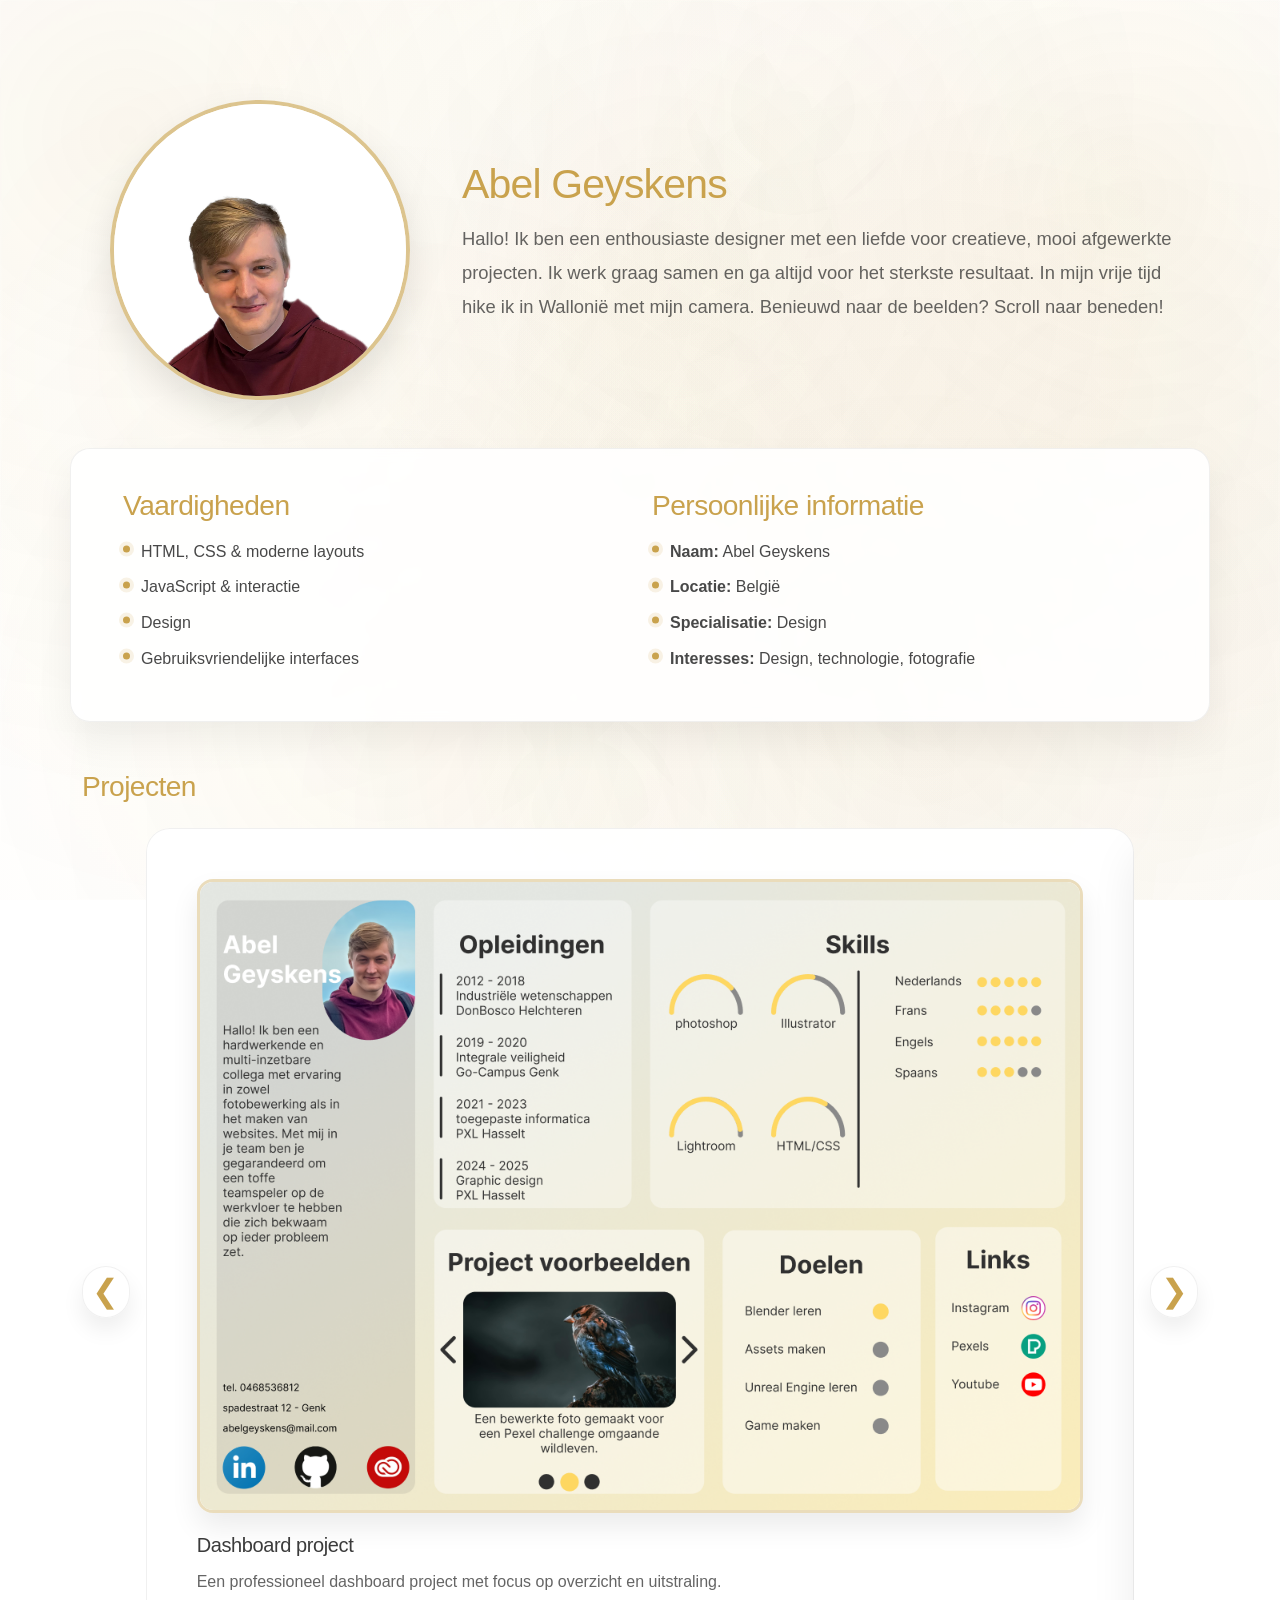
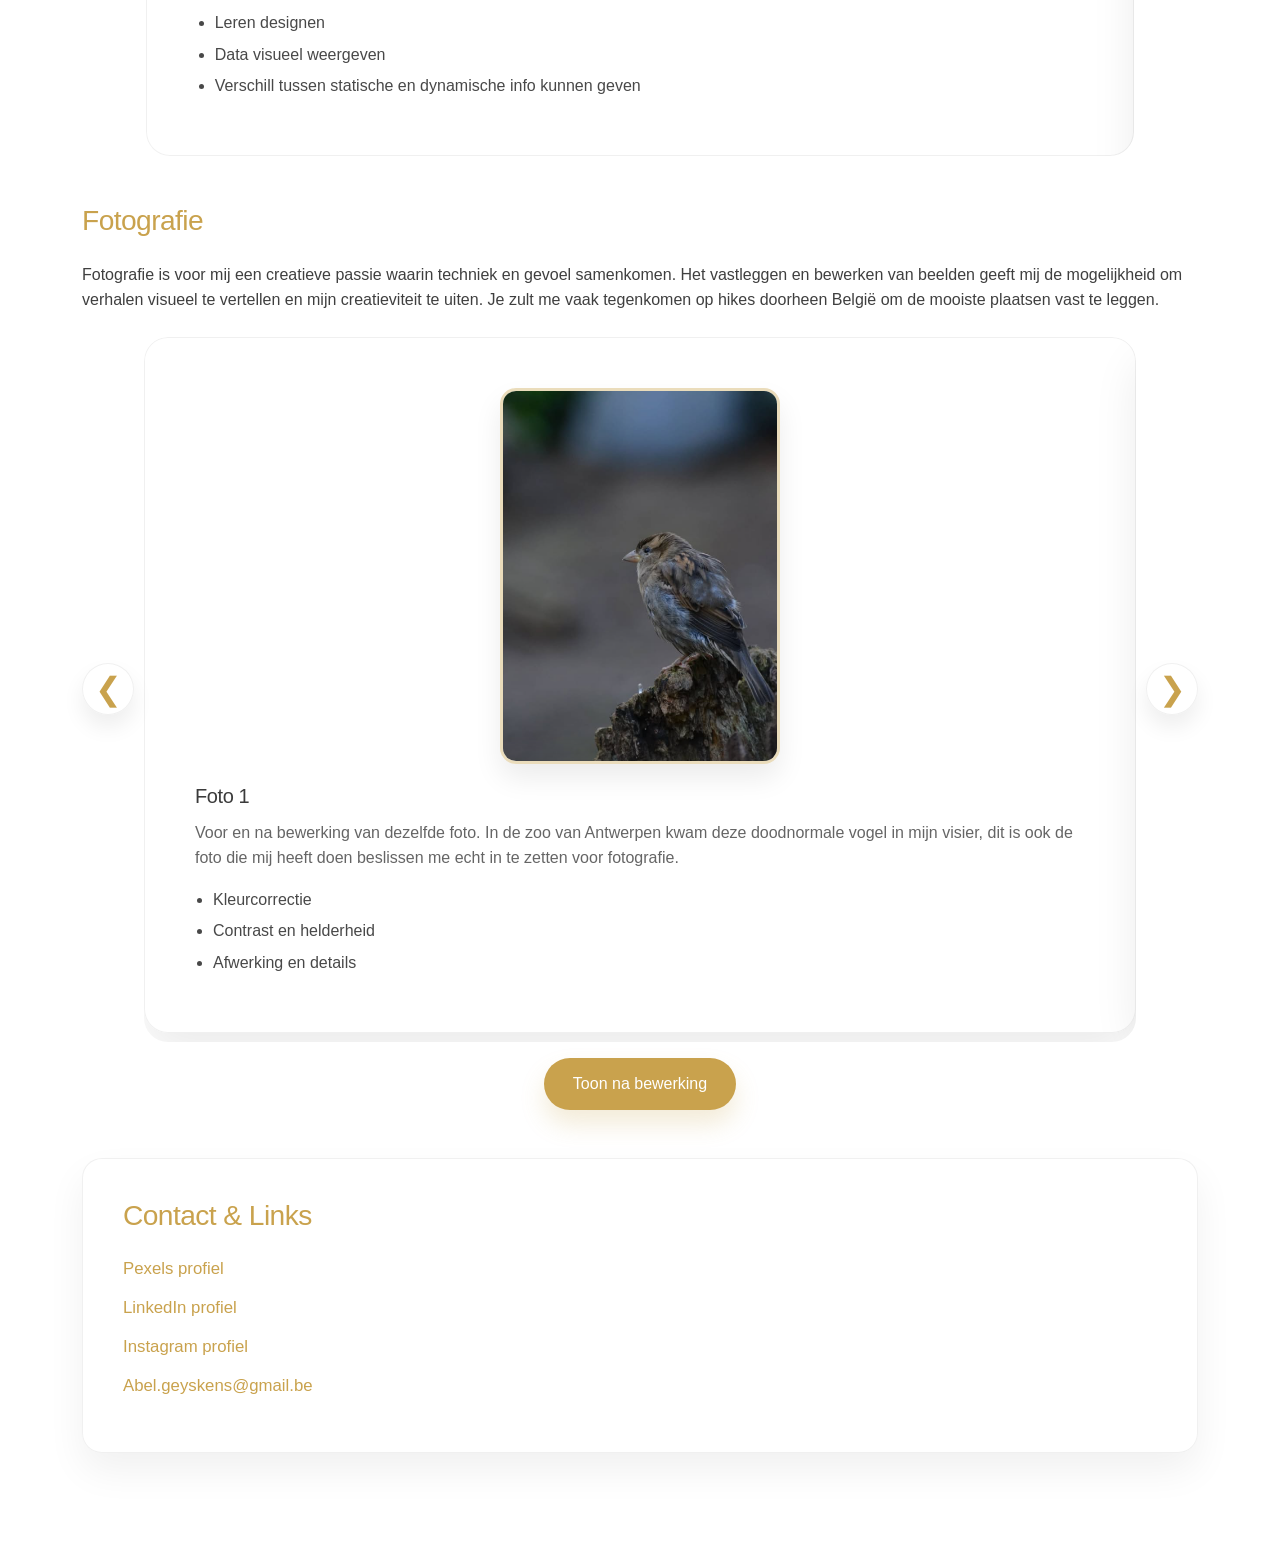
<file: index.html>
<!DOCTYPE html>
<html lang="nl">
<head>
    <meta charset="UTF-8">
    <meta name="viewport" content="width=device-width, initial-scale=1.0">
    <title>Portfolio</title>
    <link href="https://cdn.jsdelivr.net/npm/bootstrap@5.3.2/dist/css/bootstrap.min.css" rel="stylesheet">
    <link rel="stylesheet" href="Assets/styling.css">
</head>
<body>

<div class="background-bubbles"></div>

<main class="container intro-section">

    <section class="row align-items-center mb-5">
        <div class="col-md-4 text-center">
            <img src="Assets/photos/Head.png" alt="Profielfoto" class="profile-image">
        </div>
        <div class="col-md-8">
            <h1>Abel Geyskens</h1>
            <p class="intro-text">
                Hallo! Ik ben een enthousiaste designer met een liefde voor creatieve, mooi afgewerkte projecten. Ik werk graag samen en ga altijd voor het sterkste resultaat.
                In mijn vrije tijd hike ik in Wallonië met mijn camera. Benieuwd naar de beelden? Scroll naar beneden!
            </p>
        </div>
    </section>

    <section class="row mb-5 content-card">
        <div class="col-md-6">
            <h2>Vaardigheden</h2>
            <ul class="skills-list">
                <li>HTML, CSS & moderne layouts</li>
                <li>JavaScript & interactie</li>
                <li>Design</li>
                <li>Gebruiksvriendelijke interfaces</li>
            </ul>
        </div>
        <div class="col-md-6">
            <h2>Persoonlijke informatie</h2>
            <ul class="info-list">
                <li><strong>Naam:</strong> Abel Geyskens</li>
                <li><strong>Locatie:</strong> België</li>
                <li><strong>Specialisatie:</strong> Design</li>
                <li><strong>Interesses:</strong> Design, technologie, fotografie</li>
            </ul>
        </div>
    </section>

    <section class="mb-5">
        <h2 class="mb-4">Projecten</h2>

        <div class="project-carousel-wrapper">
            <button class="carousel-btn" onclick="scrollProjects(-1)">&#10094;</button>

            <div class="project-carousel" id="projectCarousel">
                <div class="project-slide">
                    <img src="Assets/photos/dashboardproject.png" alt="Project 1">
                    <h3>Dashboard project</h3>
                    <p>Een professioneel dashboard project met focus op overzicht en uitstraling.</p>
                    <ul>
                        <li>Leren designen</li>
                        <li>Data visueel weergeven</li>
                        <li>Verschill tussen statische en dynamische info kunnen geven</li>
                    </ul>
                </div>

                <div class="project-slide">
                    <img src="Assets/photos/Feat.png" alt="Project 2">
                    <h3>landingspagina voor de Feat app</h3>
                    <p>Feat is een app gemaakt voor alle mensen die oftwel gewicht willen verliezen of spiermassa willen verkijgen.</p>
                    <ul>
                        <li>Creatie van een app</li>
                        <li>Zelf concepten kunnen bedenken</li>
                        <li>Gebruikersfeedback verwerken</li>
                    </ul>
                </div>

                <div class="project-slide">
                    <img src="Assets/photos/Pexels.png" alt="Project 3">
                    <h3>Pexels profiel</h3>
                    <p>Mijn Pexels profiel is een langdurig project waar ik na zes jaar nog steeds aan werk. Het doel is
                        om professionele foto's te leren nemen en ze ook te kunnen bewerken.</p>
                    <ul>
                        <li>Fotografie leren</li>
                        <li>Leren foto's te bewerken</li>
                        <li>Leren een portofolio op te bouwen</li>
                    </ul>
                </div>
            </div>

            <button class="carousel-btn" onclick="scrollProjects(1)">&#10095;</button>
        </div>

        <div class="text-center mt-3"></div>
    </section>

    <section class="mb-5 photography-section">
        <h2 class="mb-4">Fotografie</h2>

        <p class="mb-4">
            Fotografie is voor mij een creatieve passie waarin techniek en gevoel samenkomen.
            Het vastleggen en bewerken van beelden geeft mij de mogelijkheid om verhalen visueel te vertellen en mijn
            creatieviteit te uiten. Je zult me vaak tegenkomen op hikes doorheen België om de mooiste plaatsen vast te leggen.
        </p>

        <div class="project-carousel-wrapper">
            <button class="carousel-btn" onclick="scrollPhotos(-1)">&#10094;</button>

            <div class="project-carousel" id="photoCarousel">
                <div class="project-slide">
                    <img
                            src="Assets/photos/birdone.png"
                            data-before="Assets/photos/birdone.png"
                            data-after="Assets/photos/birdtwo.png"
                            alt="Foto 1"
                    >
                    <h3>Foto 1</h3>
                    <p>Voor en na bewerking van dezelfde foto. In de zoo van Antwerpen kwam deze doodnormale vogel in mijn visier, dit is
                    ook de foto die mij heeft doen beslissen me echt in te zetten voor fotografie.</p>
                    <ul>
                        <li>Kleurcorrectie</li>
                        <li>Contrast en helderheid</li>
                        <li>Afwerking en details</li>
                    </ul>
                </div>

                <div class="project-slide">
                    <img
                            src="Assets/photos/housesone.png"
                            data-before="Assets/photos/housesone.png"
                            data-after="Assets/photos/housestwo.png"
                            alt="Foto 2"
                    >
                    <h3>Foto 2</h3>
                    <p>Voor en na bewerking van dezelfde foto. Deze huizen staan in Genua in Itallië, getrokken uit het raam van
                    het appartement waarin ik verbleef.</p>
                    <ul>
                        <li>Belichting aanpassen</li>
                        <li>Kleurtoon finetunen</li>
                        <li>Ruisreductie</li>
                    </ul>
                </div>

                <div class="project-slide">
                    <img
                            src="Assets/photos/castleone.png"
                            data-before="Assets/photos/castleone.png"
                            data-after="Assets/photos/castletwo.png"
                            alt="Foto 3"
                    >
                    <h3>Foto 3</h3>
                    <p>Voor en na bewerking van dezelfde foto. Dit is een Chatteaux in Wallonië in de buurten van Dinant.
                    Een prachtig bouwwerk bovenop machtige rotsen.</p>
                    <ul>
                        <li>Details verscherpen</li>
                        <li>Lokale aanpassingen</li>
                        <li>Eindgrading</li>
                    </ul>
                </div>
            </div>

            <button class="carousel-btn" onclick="scrollPhotos(1)">&#10095;</button>
        </div>

        <div class="text-center mt-3">
            <button class="photo-toggle-btn" onclick="togglePhoto()">Toon na bewerking</button>
        </div>
    </section>

    <section class="mb-5 contact-section">
        <h2 class="mb-4">Contact & Links</h2>

        <ul class="contact-list">
            <li><a href="https://www.pexels.com/nl-nl/@zhro-164968584/gallery/" target="_blank">Pexels profiel</a></li>
            <li><a href="#" target="_blank">LinkedIn profiel</a></li>
            <li><a href="https://www.instagram.com/zhro_insta/" target="_blank">Instagram profiel</a></li>
            <li><a href="mailto:Abel.Geyskens@gmail">Abel.geyskens@gmail.be</a></li>
        </ul>
    </section>

</main>

<script src="app.js"></script>
</body>
</html>
</file>
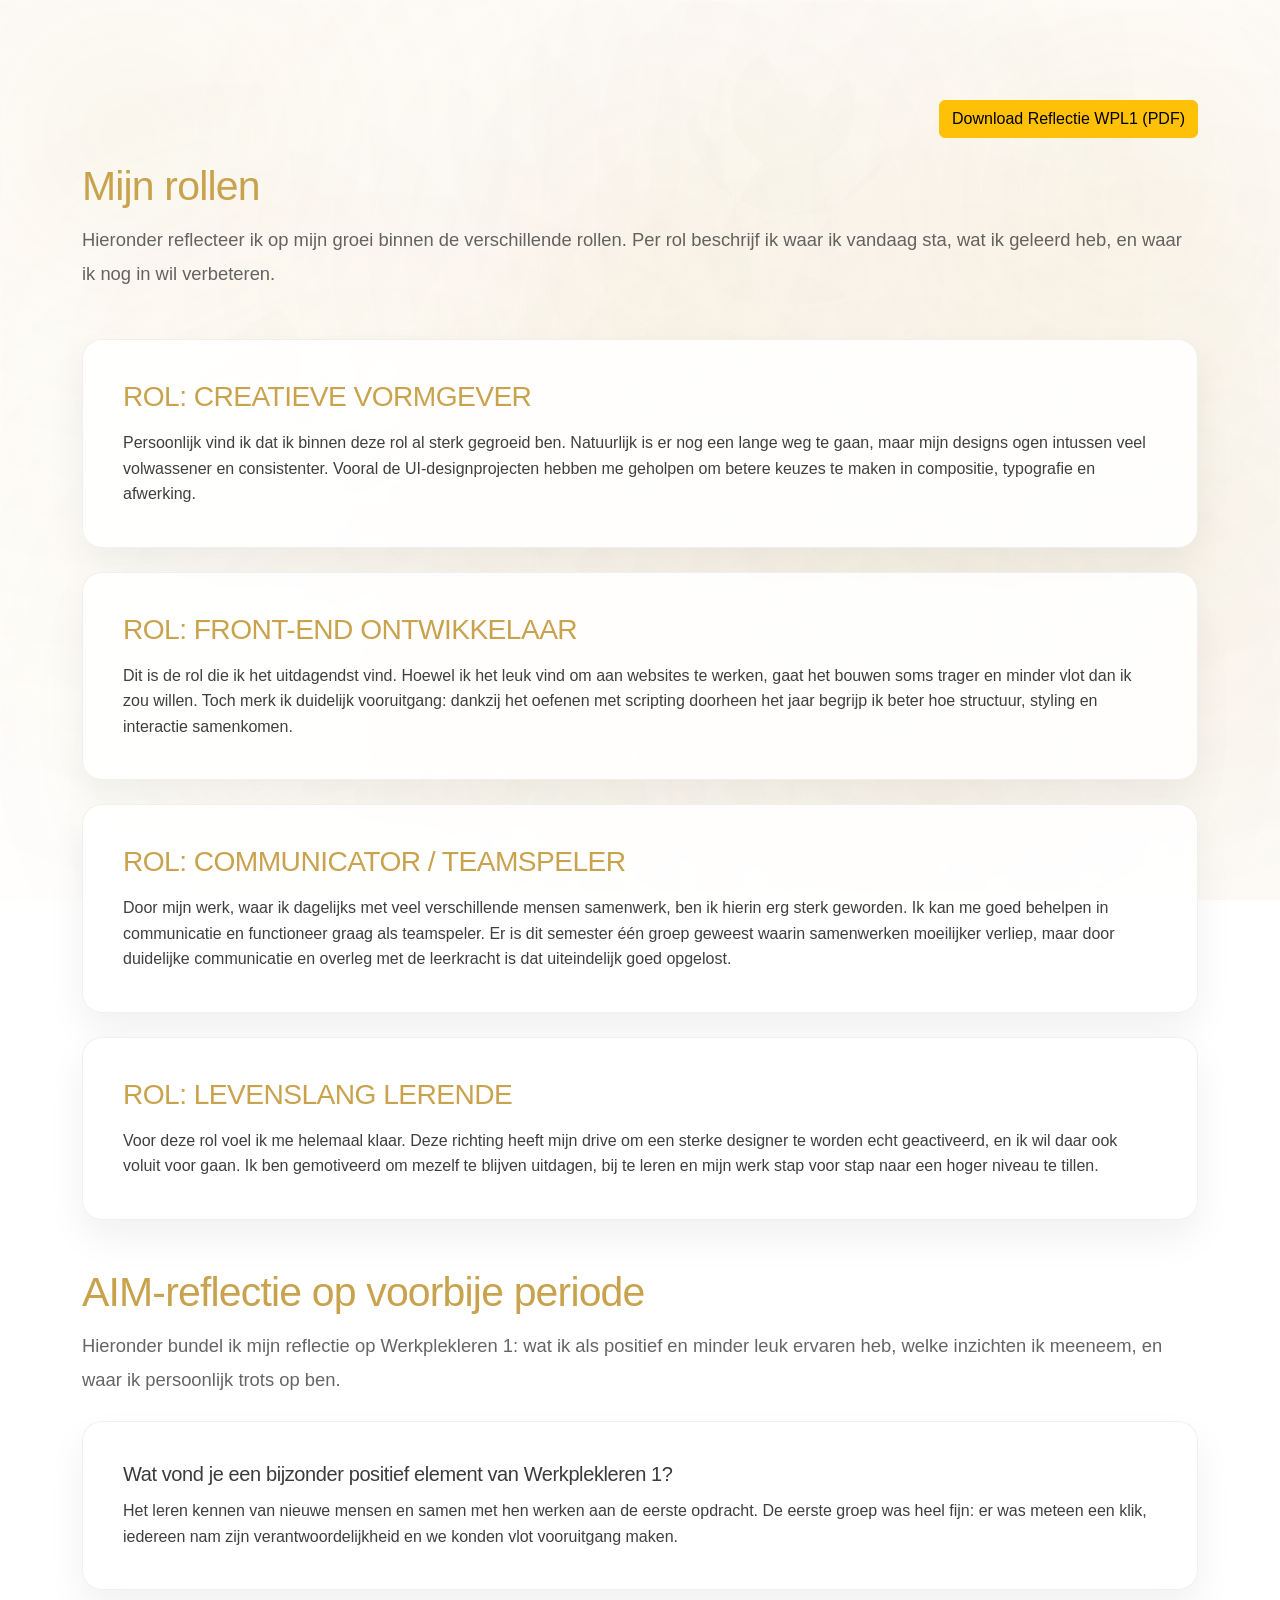
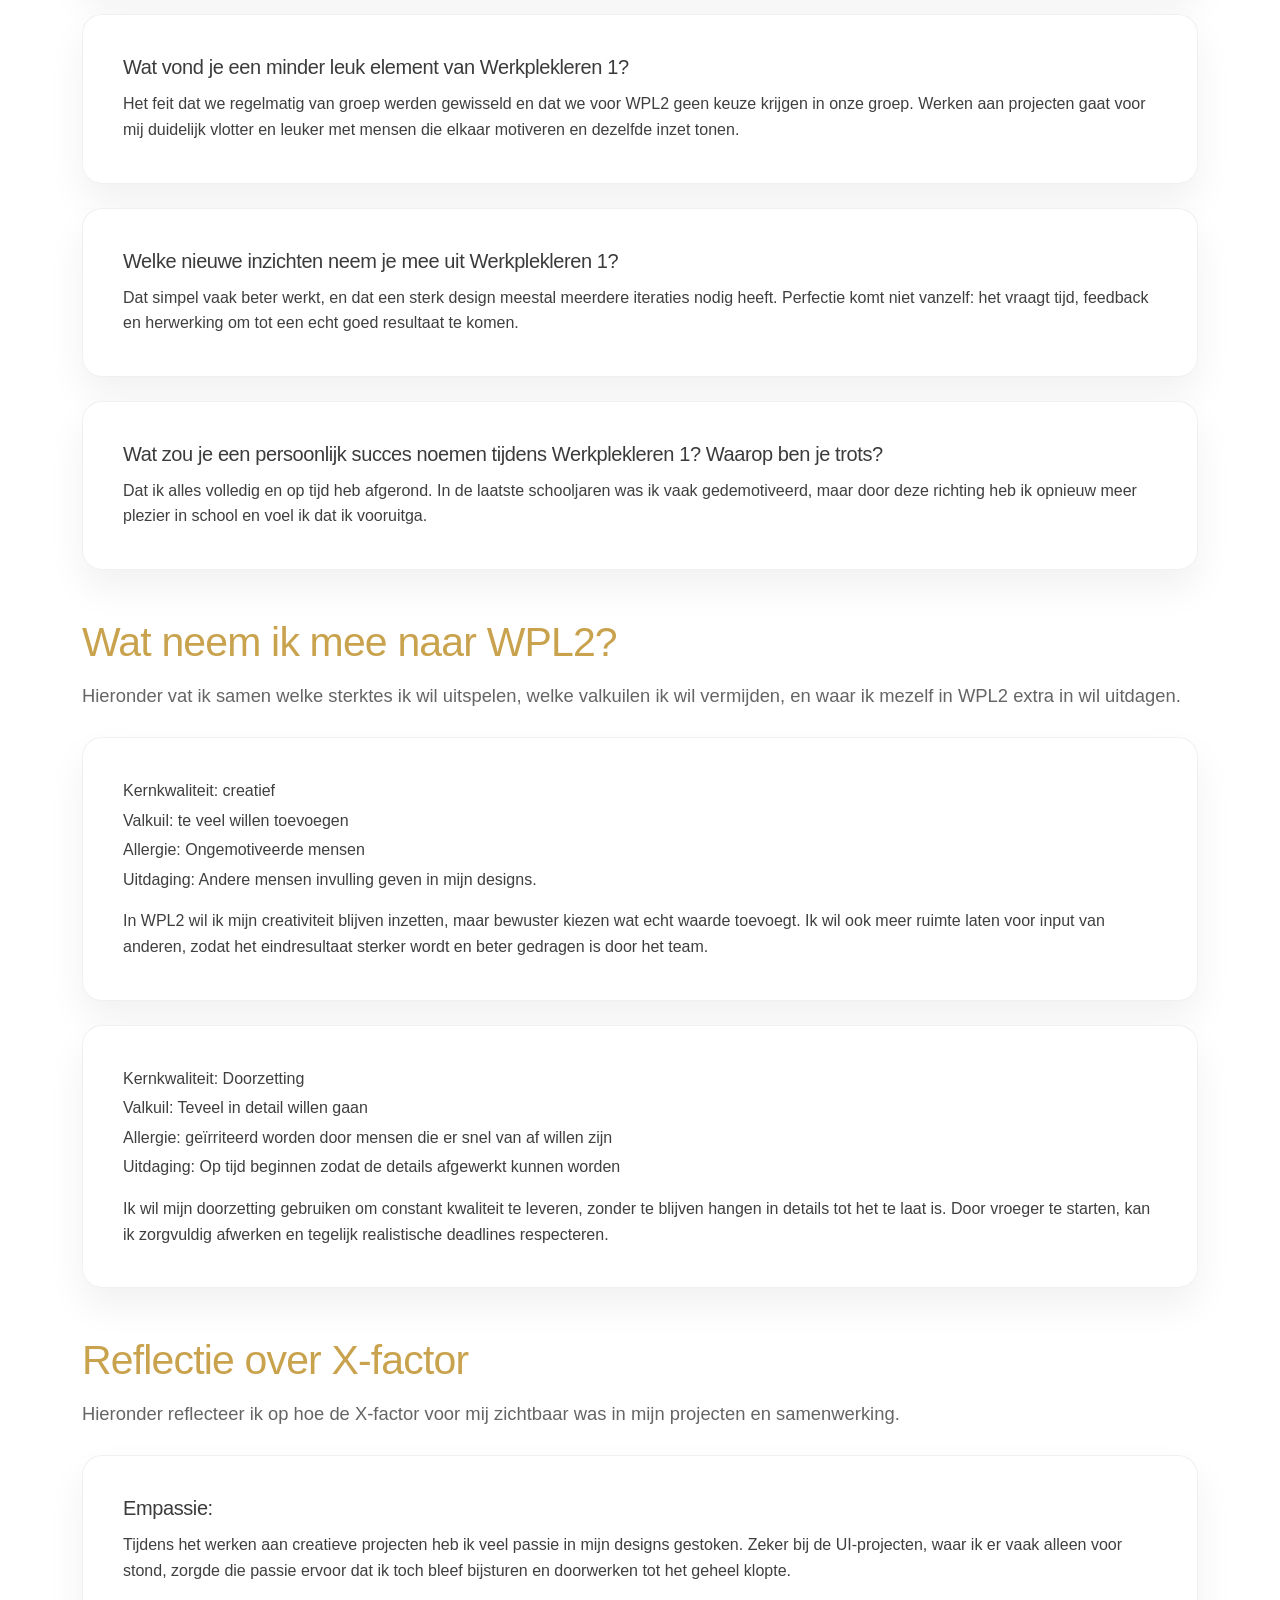
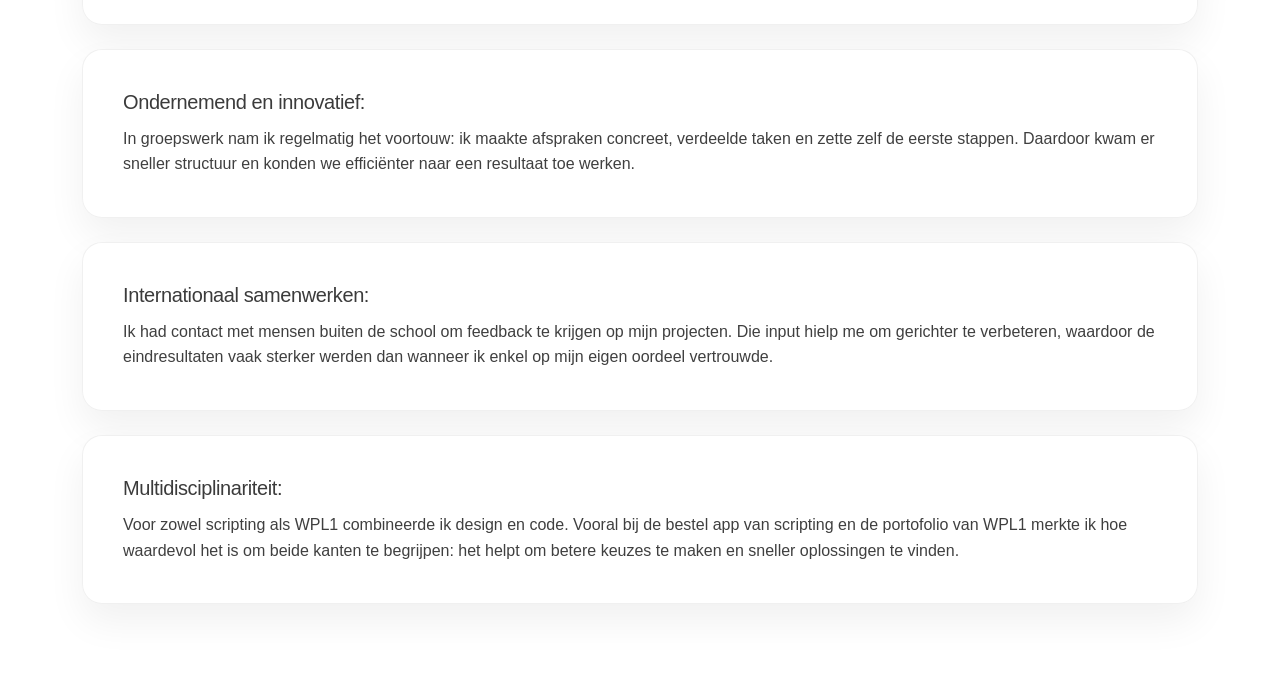
<file: portofolio/index.html>
<!DOCTYPE html>
<html lang="nl">
<head>
    <meta charset="UTF-8">
    <meta name="viewport" content="width=device-width, initial-scale=1.0">
    <title>Portofolio - Rollen</title>
    <link href="https://cdn.jsdelivr.net/npm/bootstrap@5.3.2/dist/css/bootstrap.min.css" rel="stylesheet">
    <link rel="stylesheet" href="../Assets/styling.css">
</head>
<body>

<div class="background-bubbles"></div>

<main class="container intro-section">

    <div class="d-flex justify-content-end mb-4">
        <a
                class="btn btn-warning"
                href="../Assets/Reflectie%20WPL1%20Abel%20Geyskens.pdf"
                download
        >
            Download Reflectie WPL1 (PDF)
        </a>
    </div>

    <header class="mb-5">
        <h1>Mijn rollen</h1>
        <p class="intro-text mb-0">
            Hieronder reflecteer ik op mijn groei binnen de verschillende rollen. Per rol beschrijf ik waar ik vandaag sta,
            wat ik geleerd heb, en waar ik nog in wil verbeteren.
        </p>
    </header>

    <section class="content-card mb-4">
        <h2>ROL: CREATIEVE VORMGEVER</h2>
        <p class="mb-0">
            Persoonlijk vind ik dat ik binnen deze rol al sterk gegroeid ben. Natuurlijk is er nog een lange weg te gaan,
            maar mijn designs ogen intussen veel volwassener en consistenter. Vooral de UI-designprojecten hebben me geholpen
            om betere keuzes te maken in compositie, typografie en afwerking.
        </p>
    </section>

    <section class="content-card mb-4">
        <h2>ROL: FRONT-END ONTWIKKELAAR</h2>
        <p class="mb-0">
            Dit is de rol die ik het uitdagendst vind. Hoewel ik het leuk vind om aan websites te werken, gaat het bouwen
            soms trager en minder vlot dan ik zou willen. Toch merk ik duidelijk vooruitgang: dankzij het oefenen met scripting
            doorheen het jaar begrijp ik beter hoe structuur, styling en interactie samenkomen.
        </p>
    </section>

    <section class="content-card mb-4">
        <h2>ROL: COMMUNICATOR / TEAMSPELER</h2>
        <p class="mb-0">
            Door mijn werk, waar ik dagelijks met veel verschillende mensen samenwerk, ben ik hierin erg sterk geworden.
            Ik kan me goed behelpen in communicatie en functioneer graag als teamspeler. Er is dit semester één groep geweest
            waarin samenwerken moeilijker verliep, maar door duidelijke communicatie en overleg met de leerkracht is dat
            uiteindelijk goed opgelost.
        </p>
    </section>

    <section class="content-card mb-5">
        <h2>ROL: LEVENSLANG LERENDE</h2>
        <p class="mb-0">
            Voor deze rol voel ik me helemaal klaar. Deze richting heeft mijn drive om een sterke designer te worden echt
            geactiveerd, en ik wil daar ook voluit voor gaan. Ik ben gemotiveerd om mezelf te blijven uitdagen, bij te leren
            en mijn werk stap voor stap naar een hoger niveau te tillen.
        </p>
    </section>

    <header class="mb-4 mt-5">
        <h1>AIM-reflectie op voorbije periode</h1>
        <p class="intro-text mb-0">
            Hieronder bundel ik mijn reflectie op Werkplekleren 1: wat ik als positief en minder leuk ervaren heb, welke
            inzichten ik meeneem, en waar ik persoonlijk trots op ben.
        </p>
    </header>

    <section class="content-card mb-4">
        <h3>Wat vond je een bijzonder positief element van Werkplekleren 1?</h3>
        <p class="mb-0">
            Het leren kennen van nieuwe mensen en samen met hen werken aan de eerste opdracht. De eerste groep was heel fijn:
            er was meteen een klik, iedereen nam zijn verantwoordelijkheid en we konden vlot vooruitgang maken.
        </p>
    </section>

    <section class="content-card mb-4">
        <h3>Wat vond je een minder leuk element van Werkplekleren 1?</h3>
        <p class="mb-0">
            Het feit dat we regelmatig van groep werden gewisseld en dat we voor WPL2 geen keuze krijgen in onze groep.
            Werken aan projecten gaat voor mij duidelijk vlotter en leuker met mensen die elkaar motiveren en dezelfde
            inzet tonen.
        </p>
    </section>

    <section class="content-card mb-4">
        <h3>Welke nieuwe inzichten neem je mee uit Werkplekleren 1?</h3>
        <p class="mb-0">
            Dat simpel vaak beter werkt, en dat een sterk design meestal meerdere iteraties nodig heeft. Perfectie komt
            niet vanzelf: het vraagt tijd, feedback en herwerking om tot een echt goed resultaat te komen.
        </p>
    </section>

    <section class="content-card mb-5">
        <h3>Wat zou je een persoonlijk succes noemen tijdens Werkplekleren 1? Waarop ben je trots?</h3>
        <p class="mb-0">
            Dat ik alles volledig en op tijd heb afgerond. In de laatste schooljaren was ik vaak gedemotiveerd, maar door
            deze richting heb ik opnieuw meer plezier in school en voel ik dat ik vooruitga.
        </p>
    </section>

    <header class="mb-4 mt-5">
        <h1>Wat neem ik mee naar WPL2?</h1>
        <p class="intro-text mb-0">
            Hieronder vat ik samen welke sterktes ik wil uitspelen, welke valkuilen ik wil vermijden, en waar ik mezelf in WPL2
            extra in wil uitdagen.
        </p>
    </header>

    <section class="content-card mb-4">
        <p class="mb-1">Kernkwaliteit: creatief</p>
        <p class="mb-1">Valkuil: te veel willen toevoegen</p>
        <p class="mb-1">Allergie: Ongemotiveerde mensen</p>
        <p class="mb-3">Uitdaging: Andere mensen invulling geven in mijn designs.</p>
        <p class="mb-0">
            In WPL2 wil ik mijn creativiteit blijven inzetten, maar bewuster kiezen wat echt waarde toevoegt. Ik wil ook meer
            ruimte laten voor input van anderen, zodat het eindresultaat sterker wordt en beter gedragen is door het team.
        </p>
    </section>

    <section class="content-card mb-5">
        <p class="mb-1">Kernkwaliteit: Doorzetting</p>
        <p class="mb-1">Valkuil: Teveel in detail willen gaan</p>
        <p class="mb-1">Allergie: geïrriteerd worden door mensen die er snel van af willen zijn</p>
        <p class="mb-3">Uitdaging: Op tijd beginnen zodat de details afgewerkt kunnen worden</p>
        <p class="mb-0">
            Ik wil mijn doorzetting gebruiken om constant kwaliteit te leveren, zonder te blijven hangen in details tot het te laat is.
            Door vroeger te starten, kan ik zorgvuldig afwerken en tegelijk realistische deadlines respecteren.
        </p>
    </section>

    <header class="mb-4 mt-5">
        <h1>Reflectie over X-factor</h1>
        <p class="intro-text mb-0">
            Hieronder reflecteer ik op hoe de X-factor voor mij zichtbaar was in mijn projecten en samenwerking.
        </p>
    </header>

    <section class="content-card mb-4">
        <h3>Empassie:</h3>
        <p class="mb-0">
            Tijdens het werken aan creatieve projecten heb ik veel passie in mijn designs gestoken. Zeker bij de UI-projecten,
            waar ik er vaak alleen voor stond, zorgde die passie ervoor dat ik toch bleef bijsturen en doorwerken tot het geheel klopte.
        </p>
    </section>

    <section class="content-card mb-4">
        <h3>Ondernemend en innovatief:</h3>
        <p class="mb-0">
            In groepswerk nam ik regelmatig het voortouw: ik maakte afspraken concreet, verdeelde taken en zette zelf de eerste stappen.
            Daardoor kwam er sneller structuur en konden we efficiënter naar een resultaat toe werken.
        </p>
    </section>

    <section class="content-card mb-4">
        <h3>Internationaal samenwerken:</h3>
        <p class="mb-0">
            Ik had contact met mensen buiten de school om feedback te krijgen op mijn projecten. Die input hielp me om gerichter te verbeteren,
            waardoor de eindresultaten vaak sterker werden dan wanneer ik enkel op mijn eigen oordeel vertrouwde.
        </p>
    </section>

    <section class="content-card mb-5">
        <h3>Multidisciplinariteit:</h3>
        <p class="mb-0">
            Voor zowel scripting als WPL1 combineerde ik design en code. Vooral bij de bestel app van scripting en de portofolio van WPL1
            merkte ik hoe waardevol het is om beide kanten te begrijpen: het helpt om betere keuzes te maken en sneller oplossingen te vinden.
        </p>
    </section>

</main>

<script src="../app.js"></script>
</body>
</html>
</file>
<file: Assets/styling.css>
:root {
    --bg: #ffffff;
    --text: #2a2a2a;
    --muted: rgba(42, 42, 42, 0.72);

    --brand: #c9a24d;
    --brand-strong: rgba(201, 162, 77, 0.6);
    --brand-soft: rgba(201, 162, 77, 0.14);

    --card-bg: rgba(255, 255, 255, 0.88);
    --card-border: rgba(0, 0, 0, 0.06);

    --radius-lg: 24px;
    --radius-md: 20px;
    --radius-sm: 16px;

    --shadow-lg: 0 22px 46px rgba(0, 0, 0, 0.08);
    --shadow-md: 0 18px 38px rgba(0, 0, 0, 0.06);

    --space-1: 8px;
    --space-2: 12px;
    --space-3: 16px;
    --space-4: 20px;
    --space-5: 28px;
    --space-6: 40px;

    --focus: 0 0 0 4px rgba(201, 162, 77, 0.22);
}

*,
*::before,
*::after {
    box-sizing: border-box;
}

html {
    scroll-behavior: smooth;
}

body {
    background-color: var(--bg);
    color: var(--text);
    font-family: -apple-system, BlinkMacSystemFont, "Segoe UI", Roboto, Helvetica, Arial, sans-serif;
    overflow-x: hidden;
    line-height: 1.6;
}

a {
    color: var(--brand);
    text-decoration: none;
}

a:hover {
    text-decoration: underline;
}

a:focus-visible,
button:focus-visible {
    outline: none;
    box-shadow: var(--focus);
    border-radius: 10px;
}

/* Background bubbles */
.background-bubbles {
    position: fixed;
    inset: 0;
    z-index: -1;
    pointer-events: none;
    background:
            radial-gradient(circle at 10% 15%, rgba(201,162,77,0.09) 0%, rgba(201,162,77,0.04) 18%, transparent 48%),
            radial-gradient(circle at 30% 80%, rgba(216,177,90,0.07) 0%, rgba(216,177,90,0.03) 20%, transparent 52%),
            radial-gradient(circle at 52% 28%, rgba(184,140,50,0.06) 0%, rgba(184,140,50,0.03) 22%, transparent 54%),
            radial-gradient(circle at 72% 78%, rgba(201,162,77,0.07) 0%, rgba(201,162,77,0.03) 22%, transparent 54%),
            radial-gradient(circle at 88% 22%, rgba(216,177,90,0.08) 0%, rgba(216,177,90,0.03) 18%, transparent 50%),
            radial-gradient(circle at 92% 68%, rgba(184,140,50,0.06) 0%, rgba(184,140,50,0.03) 22%, transparent 56%);
}

.background-bubbles::before,
.background-bubbles::after {
    content: "";
    position: absolute;
    inset: 0;
    pointer-events: none;
    background:
            radial-gradient(circle at 18% 40%, rgba(255,215,130,0.05) 0%, rgba(255,215,130,0.02) 20%, transparent 56%),
            radial-gradient(circle at 45% 90%, rgba(201,162,77,0.05) 0%, rgba(201,162,77,0.02) 22%, transparent 58%),
            radial-gradient(circle at 62% 12%, rgba(216,177,90,0.04) 0%, rgba(216,177,90,0.02) 20%, transparent 56%),
            radial-gradient(circle at 84% 44%, rgba(184,140,50,0.04) 0%, rgba(184,140,50,0.02) 22%, transparent 58%);
    filter: blur(1.2px);
    opacity: 0.42;
    animation: bubblesFloat 22s ease-in-out infinite alternate;
}

.background-bubbles::after {
    opacity: 0.26;
    animation-duration: 32s;
    animation-direction: alternate-reverse;
    filter: blur(1.6px);
}

@keyframes bubblesFloat {
    from {
        transform: translate3d(0, 0, 0) scale(1);
    }
    to {
        transform: translate3d(0, -16px, 0) scale(1.01);
    }
}

/* Layout */
.intro-section {
    margin-top: 100px;
    padding-bottom: var(--space-6);
}

/* Typography */
h1, h2, h3 {
    color: var(--brand);
    letter-spacing: -0.02em;
}

h1 {
    font-size: clamp(2rem, 3.2vw, 2.6rem);
    margin: 0 0 var(--space-2) 0;
}

h2 {
    font-size: clamp(1.4rem, 2.2vw, 1.8rem);
    margin: 0 0 var(--space-3) 0;
}

h3 {
    font-size: 1.25rem;
    margin: 0 0 var(--space-2) 0;
    color: rgba(42, 42, 42, 0.92);
}

p {
    margin: 0 0 var(--space-3) 0;
    color: rgba(42, 42, 42, 0.9);
}

.intro-text {
    font-size: 1.15rem;
    line-height: 1.85;
    color: var(--muted);
}

/* Profile */
.profile-image {
    max-width: 300px;
    width: 100%;
    height: auto;
    border-radius: 50%;
    border: 4px solid var(--brand-strong);
    box-shadow: 0 16px 34px rgba(0, 0, 0, 0.10);
}

/* Card sections */
.content-card,
.contact-section {
    background: var(--card-bg);
    border: 1px solid var(--card-border);
    padding: var(--space-6);
    border-radius: var(--radius-md);
    box-shadow: var(--shadow-md);
    backdrop-filter: blur(6px);
}

/* Photography section should match Projects section (no extra card container) */
.photography-section {
    background: transparent;
    border: none;
    box-shadow: none;
    padding: 0;
    border-radius: 0;
    backdrop-filter: none;
}

/* Lists */
.skills-list,
.info-list,
.contact-list {
    list-style: none;
    padding: 0;
    margin: 0;
}

.skills-list li,
.info-list li {
    position: relative;
    padding-left: 18px;
    margin-bottom: 10px;
    color: rgba(42, 42, 42, 0.86);
}

.skills-list li::before,
.info-list li::before {
    content: "";
    position: absolute;
    left: 0;
    top: 0.65em;
    width: 7px;
    height: 7px;
    border-radius: 50%;
    background: var(--brand);
    box-shadow: 0 0 0 4px var(--brand-soft);
    transform: translateY(-50%);
}

.contact-list li {
    margin-bottom: 12px;
}

.contact-list a {
    font-size: 1.05rem;
}

/* Carousel */
.project-carousel-wrapper {
    display: flex;
    align-items: center;
    gap: var(--space-3);
}

.project-carousel {
    display: flex;
    align-items: flex-start;
    overflow-x: auto;
    overflow-y: hidden;
    width: 100%;
    scroll-snap-type: x mandatory;
    scroll-behavior: smooth;
    border-radius: var(--radius-lg);
    -webkit-overflow-scrolling: touch;
    scrollbar-width: none;
}

.project-carousel::-webkit-scrollbar {
    display: none;
}

.project-slide {
    min-width: 100%;
    padding: clamp(24px, 4vw, 50px);
    background: rgba(255, 255, 255, 0.94);
    border: 1px solid var(--card-border);
    border-radius: var(--radius-lg);
    box-shadow: var(--shadow-lg);
    scroll-snap-align: start;
}

.project-slide img {
    width: 100%;
    border-radius: var(--radius-sm);
    border: 3px solid rgba(201,162,77,0.38);
    margin-bottom: 20px;
    box-shadow: 0 14px 28px rgba(0, 0, 0, 0.08);
}

.project-slide p {
    color: var(--muted);
}

.project-slide ul {
    margin: 0;
    padding-left: 18px;
    color: rgba(42, 42, 42, 0.86);
}

.project-slide ul li {
    margin-bottom: 6px;
}

/* Photography images smaller */
.photography-section .project-slide img {
    max-width: 280px;
    margin-left: auto;
    margin-right: auto;
    display: block;
}

/* Buttons */
.carousel-btn {
    background: rgba(255, 255, 255, 0.85);
    border: 1px solid var(--card-border);
    width: 52px;
    height: 52px;
    border-radius: 999px;
    font-size: 2rem;
    color: var(--brand);
    cursor: pointer;
    display: inline-flex;
    align-items: center;
    justify-content: center;
    box-shadow: 0 12px 22px rgba(0, 0, 0, 0.07);
    transition: transform 140ms ease, box-shadow 140ms ease, background 140ms ease;
}

.carousel-btn:hover {
    transform: translateY(-1px);
    box-shadow: 0 16px 26px rgba(0, 0, 0, 0.10);
    background: rgba(255, 255, 255, 0.95);
}

.carousel-btn:active {
    transform: translateY(0);
}

.photo-toggle-btn {
    background-color: var(--brand);
    color: #ffffff;
    border: 1px solid rgba(201, 162, 77, 0.35);
    padding: 12px 28px;
    border-radius: 999px;
    font-size: 1rem;
    cursor: pointer;
    box-shadow: 0 14px 24px rgba(201, 162, 77, 0.22);
    transition: transform 140ms ease, box-shadow 140ms ease, filter 140ms ease;
}

.photo-toggle-btn:hover {
    filter: brightness(0.98);
    transform: translateY(-1px);
    box-shadow: 0 18px 30px rgba(201, 162, 77, 0.26);
}

.photo-toggle-btn:active {
    transform: translateY(0);
}

/* Photo compare (kept for compatibility) */
.photo-compare {
    text-align: center;
}

.photo-compare img {
    width: 100%;
    max-width: 800px;
    border-radius: 18px;
    border: 3px solid rgba(201,162,77,0.4);
    margin-bottom: 20px;
}

/* Photography: keep overall width consistent with Projects by reserving arrow space */
.photography-section .project-carousel-wrapper {
    position: relative;
    display: block;
    padding: 0 62px;
}

/* Photography: arrows outside the carousel (desktop), but inside reserved space */
.photography-section .project-carousel-wrapper > .carousel-btn {
    position: absolute;
    top: 50%;
    transform: translateY(-50%);
    z-index: 2;
}

.photography-section .project-carousel-wrapper > .carousel-btn:first-child {
    left: 0;
}

.photography-section .project-carousel-wrapper > .carousel-btn:last-child {
    right: 0;
}

/* Responsive tweaks */
@media (max-width: 768px) {
    .intro-section {
        margin-top: 70px;
    }

    .content-card,
    .contact-section {
        padding: 24px;
        border-radius: 18px;
    }

    .project-carousel-wrapper {
        gap: 10px;
    }

    .carousel-btn {
        width: 46px;
        height: 46px;
        font-size: 1.8rem;
    }

    /* Photography: keep arrows usable on small screens */
    .photography-section .project-carousel-wrapper {
        padding: 0;
        display: flex;
        align-items: center;
        gap: 10px;
    }

    .photography-section .project-carousel-wrapper > .carousel-btn {
        position: static;
        transform: none;
    }
}
</file>
